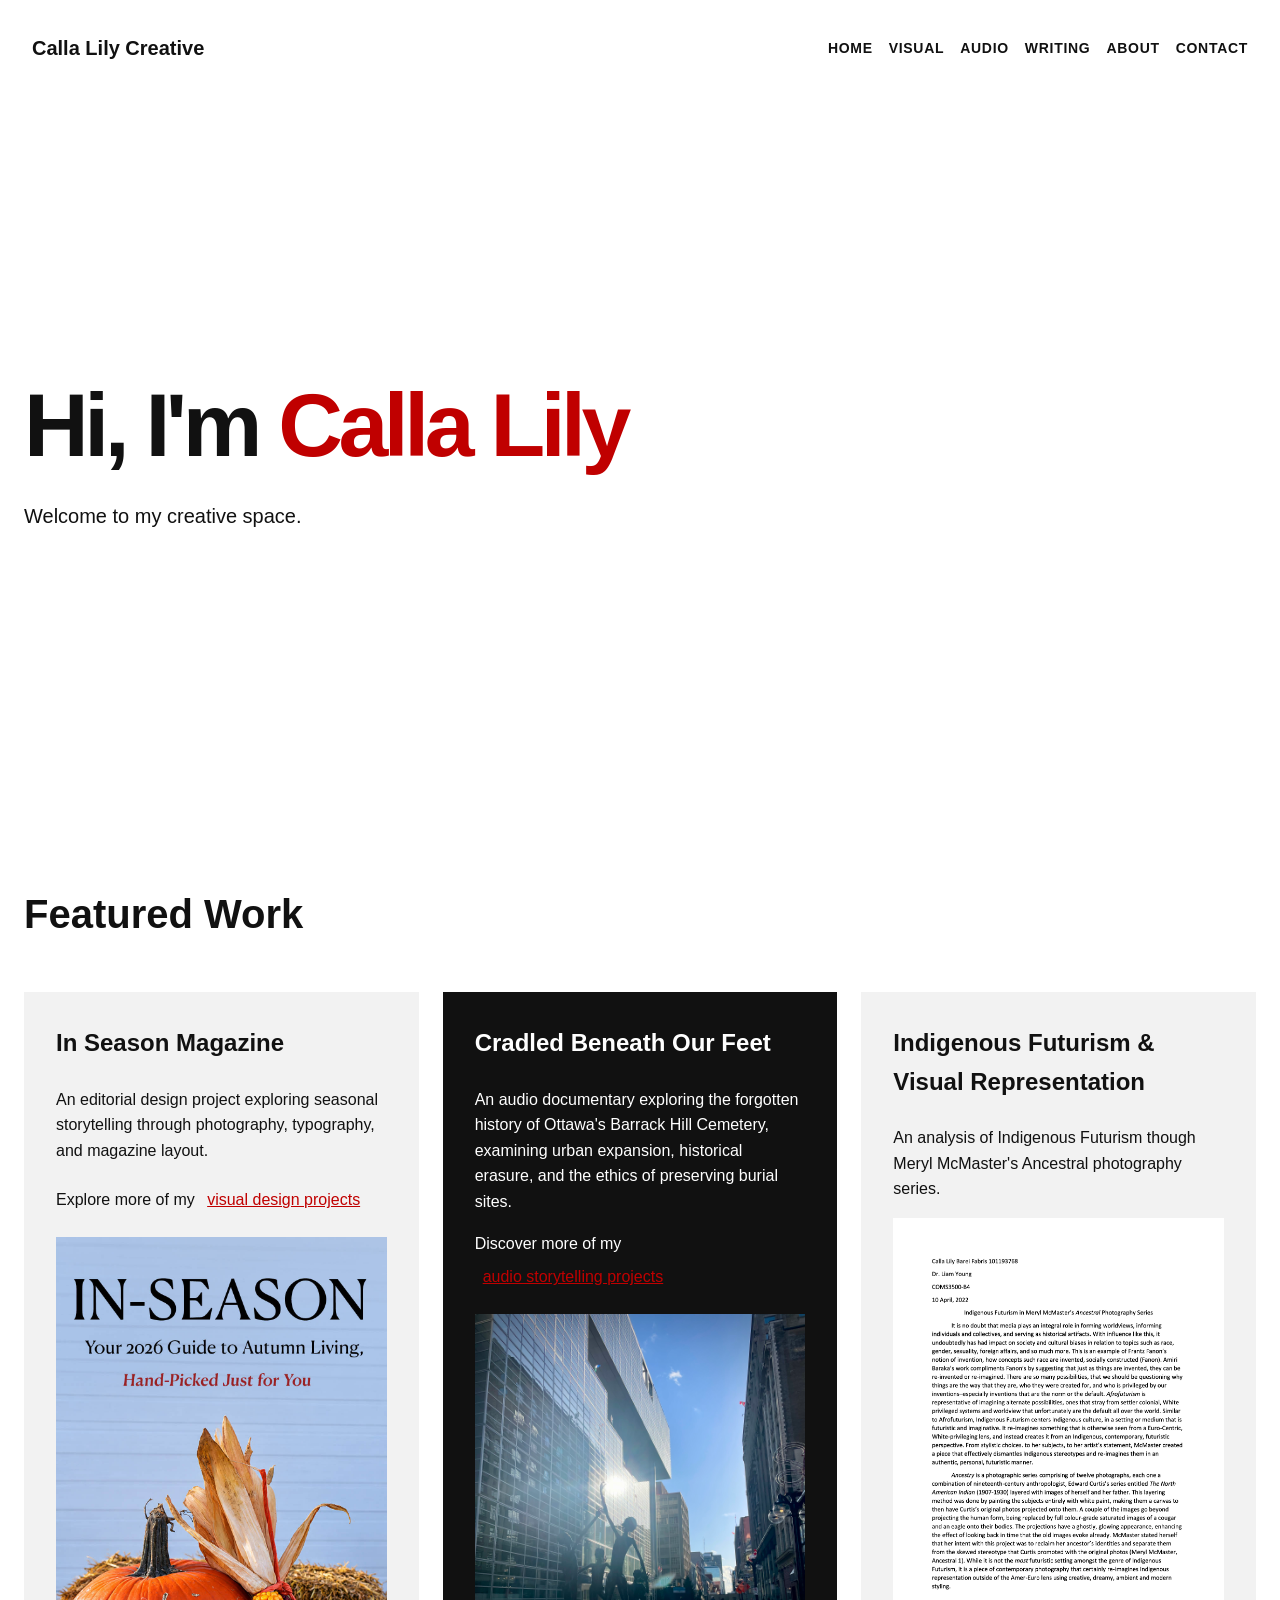
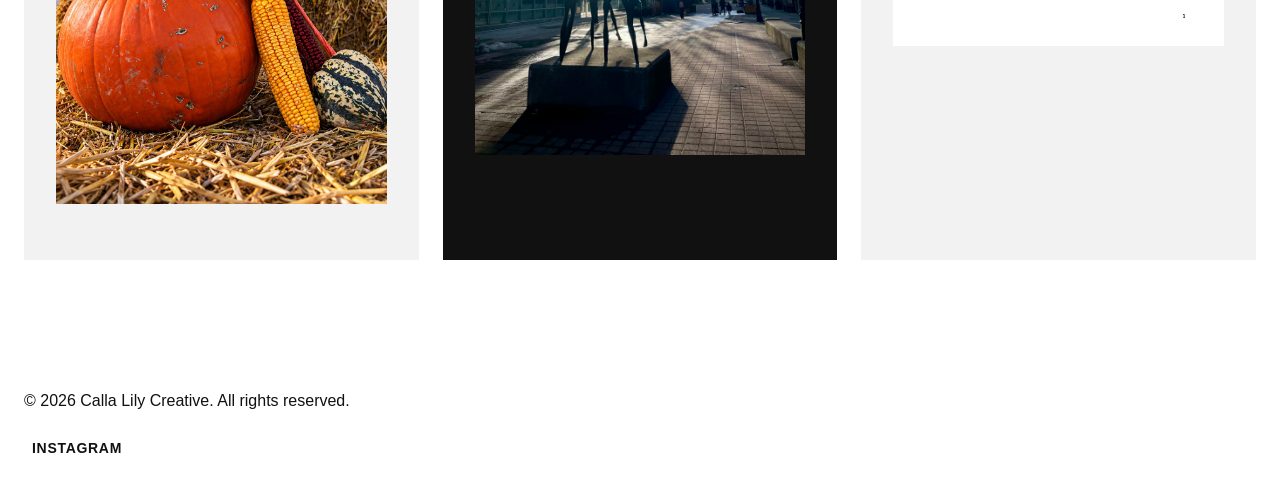
<file: index.html>
<!DOCTYPE html>
<html lang="en">
<head>
    <meta charset="UTF-8">
    <meta name="viewport" content="width=device-width, initial-scale=1.0">
    <title>Calla Lily Creative</title>
    <meta name="description" content="Explore Calla Lily Creative, a portfolio featuring editorial design, audio projects, visual storytelling, and creative writing">
    <!-- Week 11 Open Graph metadata for social sharing -->
     <meta property="og:title" content="Calla Lily Creative | Portfolio">
     <meta property="og:description" content="Explore a creative portfolio featuring editorial design, audio projects, visual storytelling, and writing.">
     <meta property="og:image" content="https://callalilyb.github.io/Callalilycreative/images/og-preview.jpg">
     <meta property="og:url" content="https://callalilyb.github.io/Callalilycreative/">
     <meta property="og:type" content="website">

     <!-- note that og":image url is planned. It's not going to work until i get an image in here and name it og-preview.jpg. -->
    <link rel="stylesheet" href="css/styles.css">

    <!-- Added this line in between title and link to fix Lighthouse SEO issue: Document does not have a meta description. -->
    
    <style>
        a {
            display: inline-block;
            padding: 8px;
        }
    </style>

    <!-- Now i will write the structured data for w11 assignment -->
<script type="application/ld+json">
    {
        "@context": "https://schema.org",
        "@type": "ProfilePage",
        "name": "Calla Lily Creative",
        "description": "A creative portfolio featuring editorial design, audio projects, visual storytelling, and writing.",
        "url": "https://callalilyb.github.io/Callalilycreative/",
        "mainEntity": {
            "@type": "Person",
            "name": "Calla Lily",
            "url": "https://callalilyb.github.io/Callalilycreative/"
        }
    }
</script>

</head>
<body>

    <a href="#main-content" class="visually-hidden skip-link">Skip to main content</a>
    <!-- tested skip link in chrome. looks good.  -->
     <!-- nov. 16 updating skip link. .visually-hidden class hides the link visually, but doesn't remove it from keyboard navigation for screen readers. 
      .skip-link for styling when it is focused with the keyboard. -->

<header> 
<a href="index.html">Calla Lily Creative</a>

    <nav aria-label="Main navigation">
        <a href="index.html">Home</a>
        <a href="visual.html">Visual</a>
        <a href="audio.html">Audio</a>
        <a href="writing.html">Writing</a>
        <a href="about.html">About</a>
        <a href="contact.html">Contact</a>
    </nav>

<!-- here is my navigation bar -->

</header>

<main id="main-content">

    <!-- This is a skip link. the href will point to the element with matching id.  -->
    <section class="hero" aria-labelledby="welcome-heading">
       
        <h1 id="welcome-heading">Hi, I'm <span class="accent">Calla Lily</span></h1>
        <!-- added a span here to highlight my name with the accent colour -->
        <p>Welcome to my creative space.</p>

        <!-- this is my large hero banner with welcome text. -->
    
    </section>

    <section class="featured" aria-labelledby="featured-heading">
        <h2 id="featured-heading">Featured Work</h2>
        <article>
            <h3>In Season Magazine</h3>
            <p>An editorial design project exploring seasonal storytelling through photography, typography, and magazine layout.</p>
            <p>Explore more of my <a href="visual.html">visual design projects</a></p>
            <img src="images/InSeasonCover.jpg"
        alt="Cover of In Season, a seasonal lifestyle magazine"
        width="1050"
        height="1800">
        </article>
        
        <article class="featured-highlight">
            <h3>Cradled Beneath Our Feet</h3>
            <p>An audio documentary exploring the forgotten history of Ottawa's Barrack Hill Cemetery, examining urban expansion, historical erasure, and the ethics of preserving burial sites.</p>
        <p>Discover more of my <a href="audio.html">audio storytelling projects</a></p>
            <img src="images/BarrackHill.jpeg"
        alt="Sunlit sculpture surrounded by buildings in downtown Ottawa, where old burial site used to be"
        width="1056"
        height="1408">
        </article>
        <article>
            <h3>Indigenous Futurism &amp; Visual Representation</h3>
            <p>An analysis of Indigenous Futurism though Meryl McMaster's Ancestral photography series.</p>
            <img src="images/IndigenousFuturismPic-1.jpg"
        alt="First page of an academic essay analyzing Indigenous Futurism in Meryl McMaster's Ancestral photography series"
        width="2550"
        height="3300">
        </article>
    </section>
    
    <!-- these are my featured project cards. they will have image and caption. -->

</main>
    
<footer>
    <p>&copy; 2026 Calla Lily Creative. All rights reserved.</p>
    <nav aria-label="Social media">
        <a href="#">Instagram</a>
    </nav>
</footer>


<!-- At this point I have run the code through html validator. No errors or warnings! -->

 
</body>
</html>
</file>
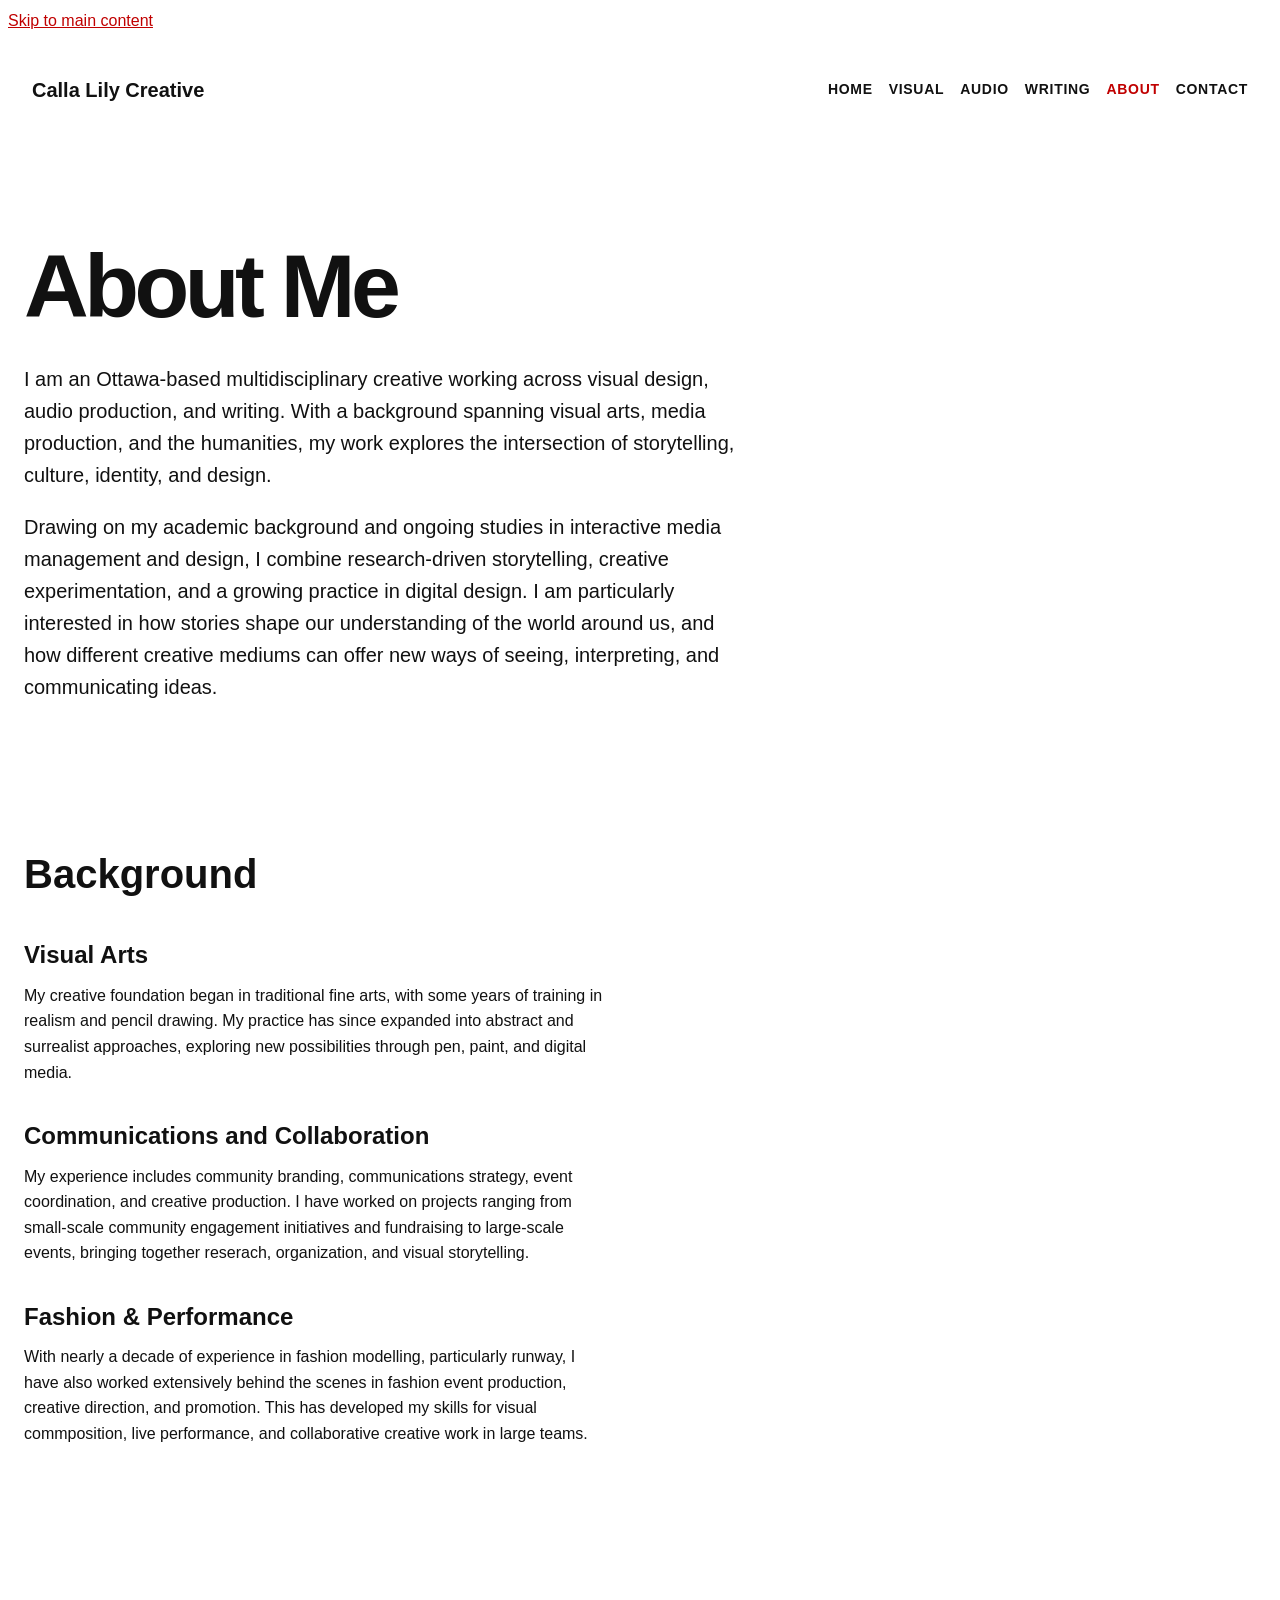
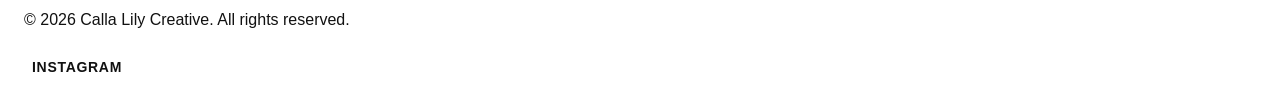
<file: about.html>
<!DOCTYPE html>
<html lang="en">
<head>
    <meta charset="UTF-8">
    <meta name="viewport" content="width=device-width, initial-scale=1.0">
    <title>About | Calla Lily Creative</title>
    <link rel="stylesheet" href="css/styles.css">

    <style>
        a {
            display: inline-block;
            padding: 8px;
        }
    </style>
</head>
<body>

    <a href="#main-content">Skip to main content</a>
    <!-- tested skip link in chrome. looks good.  -->

<header> 
<a href="index.html">Calla Lily Creative</a>

    <nav aria-label="Main navigation">
        <a href="index.html">Home</a>
        <a href="visual.html">Visual</a>
        <a href="audio.html">Audio</a>
        <a href="writing.html">Writing</a>
        <a href="about.html" aria-current="page">About</a>
        <a href="contact.html">Contact</a>
    </nav>



</header>

<main id="main-content">

   <section class="page-intro" aria-labelledby="about-heading">
    <h1 id="about-heading">About Me</h1>
    <p>I am an Ottawa-based multidisciplinary creative working across visual design, audio production, and writing. With a background spanning visual arts, media production, and the humanities, my work explores the intersection of storytelling, culture, identity, and design.</p>
    <p>Drawing on my academic background and ongoing studies in interactive media management and design, I combine research-driven storytelling, creative experimentation, and a growing practice in digital design. I am particularly interested in how stories shape our understanding of the world around us, and how different creative mediums can offer new ways of seeing, interpreting, and communicating ideas.</p>
    </section>

    <section class="about-background" aria-labelledby="background-heading">
        <h2 id="background-heading">Background</h2>
        <h3>Visual Arts</h3>
        <p>My creative foundation began in traditional fine arts, with some years of training in realism and pencil drawing. My practice has since expanded into abstract and surrealist approaches, exploring new possibilities through pen, paint, and digital media.</p>
        <h3>Communications and Collaboration</h3>
        <p>My experience includes community branding, communications strategy, event coordination, and creative production. I have worked on projects ranging from small-scale community engagement initiatives and fundraising to large-scale events, bringing together reserach, organization, and visual storytelling.</p>
        <h3>Fashion &amp; Performance</h3>
        <p>With nearly a decade of experience in fashion modelling, particularly runway, I have also worked extensively behind the scenes in fashion event production, creative direction, and promotion. This has developed my skills for visual commposition, live performance, and collaborative creative work in large teams.</p>
    </section>
</main>

<footer>
    <p>&copy; 2026 Calla Lily Creative. All rights reserved.</p>
    <nav aria-label="Social media">
        <a href="#">Instagram</a>
    </nav>
</footer>


<!-- At this point I have run the code through html validator. No errors or warnings! -->

 
</body>
</html>
</file>
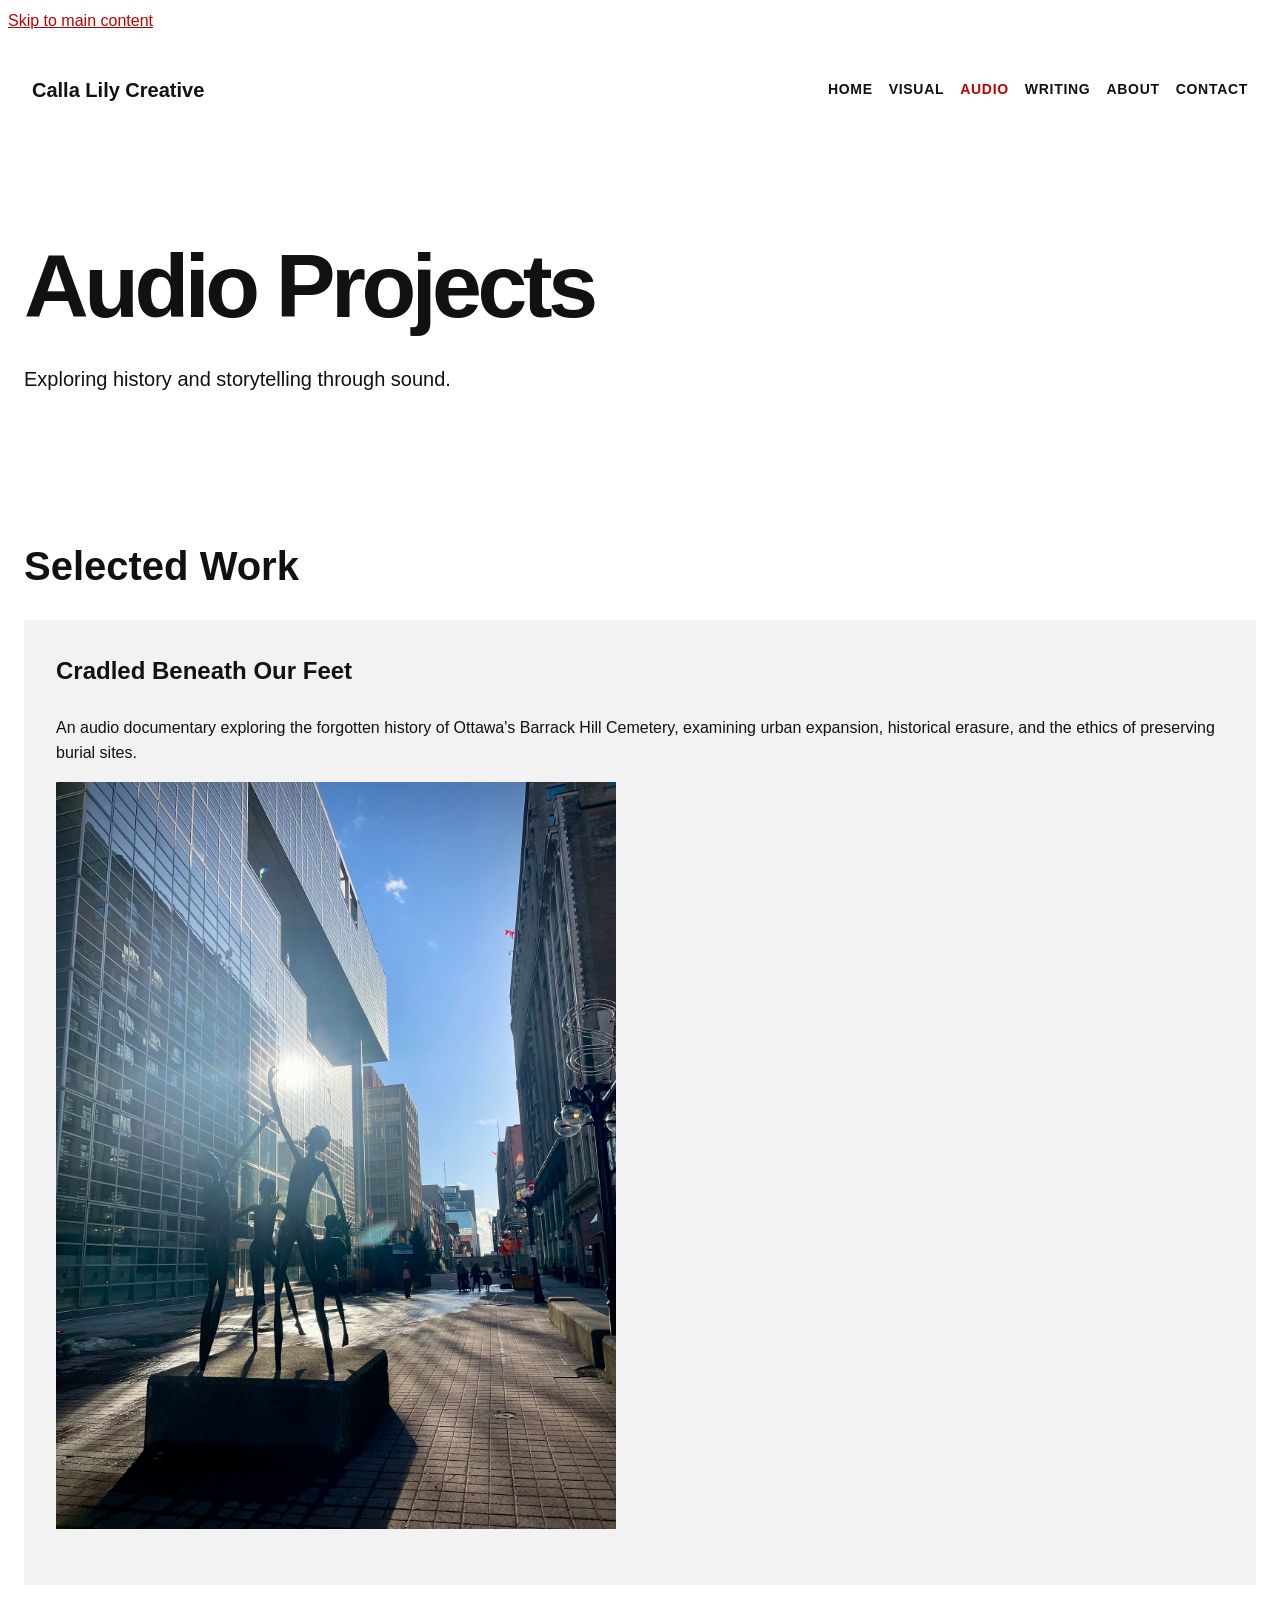
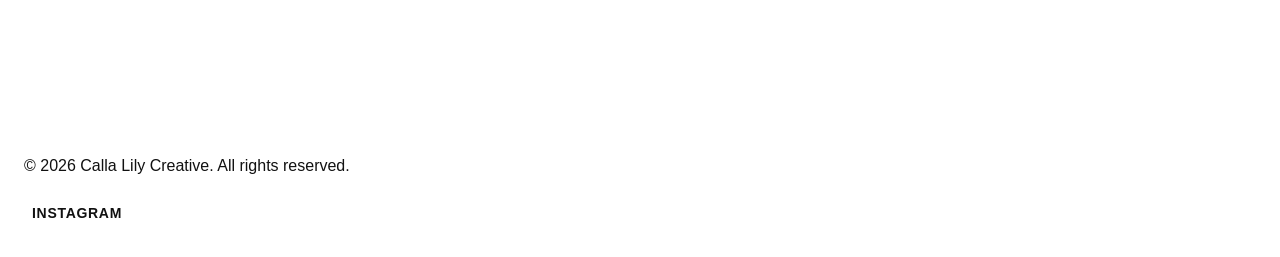
<file: audio.html>
<!DOCTYPE html>
<html lang="en">
<head>
    <meta charset="UTF-8">
    <meta name="viewport" content="width=device-width, initial-scale=1.0">
    <title>Audio Projects | Calla Lily Creative</title>
    <meta name="description" content="Discover Cradled Beneath Our Feet, an audio documentary exploring Ottawa's Barrack Hill Cemetery, urban development, historical erasure, and memory.">
    <link rel="canonical" href="https://callalilyb.github.io/Callalilycreative/audio.html">
    <link rel="stylesheet" href="css/styles.css">

    <style>
        a {
            display: inline-block;
            padding: 8px;
        }
    </style>
</head>
<body>

    <a href="#main-content">Skip to main content</a>
    <!-- tested skip link in chrome. looks good.  -->

<header> 
<a href="index.html">Calla Lily Creative</a>

    <nav aria-label="Main navigation">
        <a href="index.html">Home</a>
        <a href="visual.html">Visual</a>
        <a href="audio.html" aria-current="page">Audio</a>
        <a href="writing.html">Writing</a>
        <a href="about.html">About</a>
        <a href="contact.html">Contact</a>
    </nav>

<!-- here is my navigation bar -->

</header>

<main id="main-content">

   <section class="page-intro" aria-labelledby="audio-heading">
    <h1 id="audio-heading">Audio Projects</h1>
    <p>Exploring history and storytelling through sound.</p>
   </section>

   <section class="portfolio-work" aria-labelledby="work-heading">
    <h2 id="work-heading">Selected Work</h2>

    <article class="project">
        <h3>Cradled Beneath Our Feet</h3>
        <p>An audio documentary exploring the forgotten history of Ottawa's Barrack Hill Cemetery, examining urban expansion, historical erasure, and the ethics of preserving burial sites.</p>
       <img src="images/BarrackHill.jpeg"
     alt="Sunlit sculpture surrounded by buildings in downtown Ottawa, where an old burial site used to be"
     width="1056"
     height="1408">
    </article>
   </section>
    
   </main>

<footer>
    <p>&copy; 2026 Calla Lily Creative. All rights reserved.</p>
    <nav aria-label="Social media">
        <a href="#">Instagram</a>
    </nav>
</footer>


<!-- At this point I have run the code through html validator. No errors or warnings! -->

 
</body>
</html>
</file>
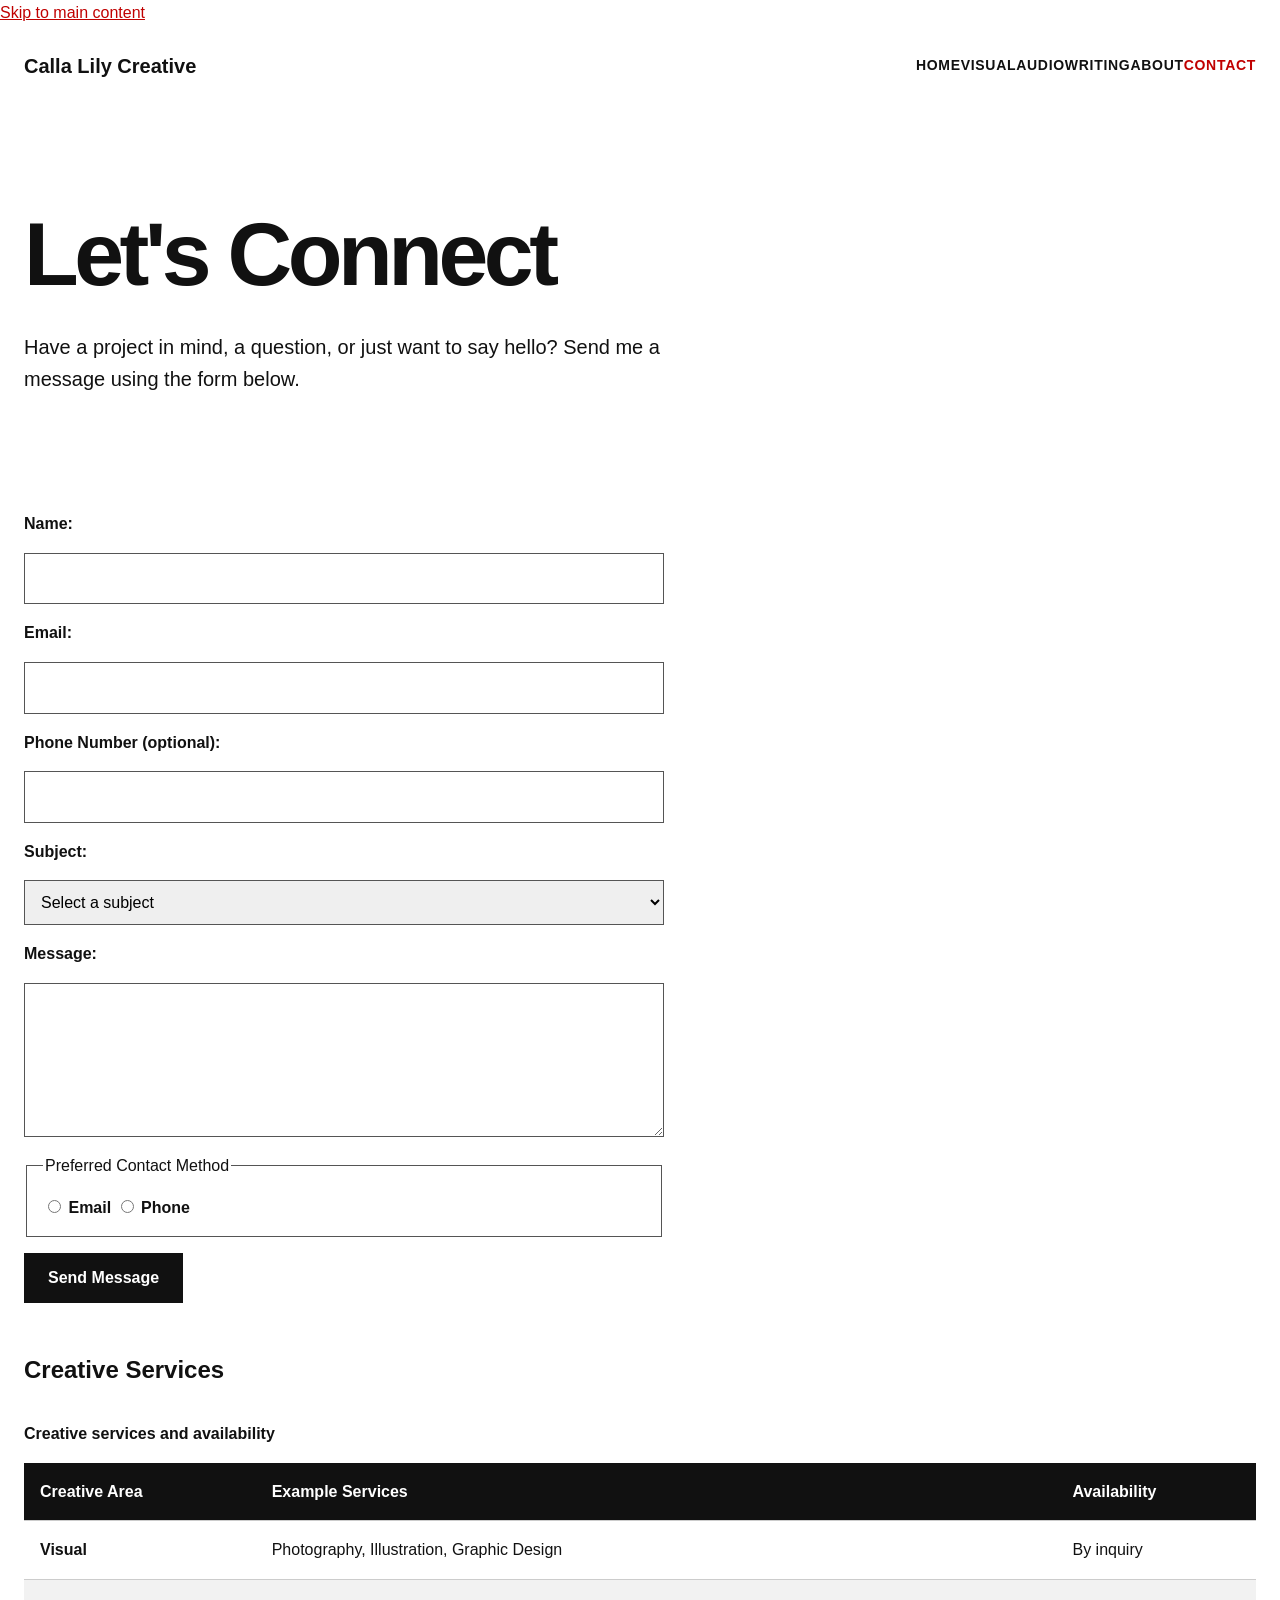
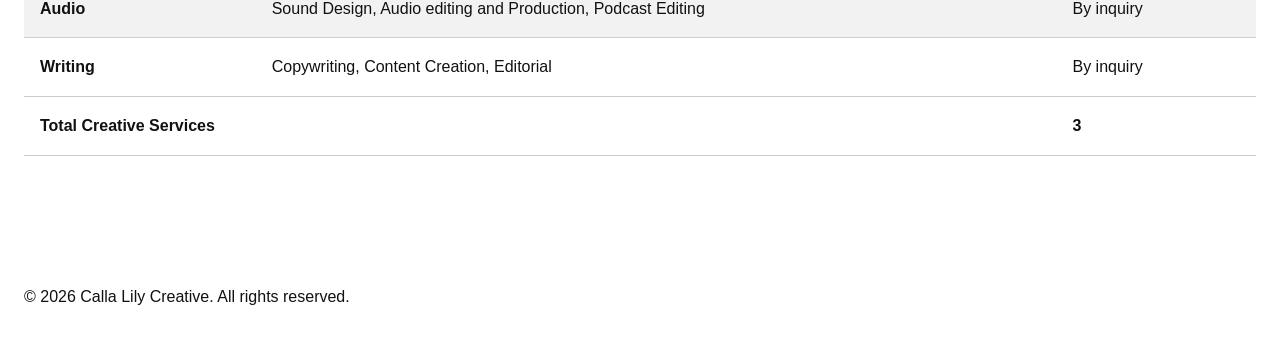
<file: contact.html>
<!DOCTYPE html>
<html lang="en">
<head>
    <meta charset="UTF-8">
    <meta name="viewport" content="width=device-width, initial-scale=1.0">
    <title>Contact | Calla Lily Creative</title>
    <link rel="stylesheet" href="css/styles.css">
</head>
<body>

<a class="skip-link" href="#main-content">Skip to main content</a>

    <header>
        <a href="index.html">Calla Lily Creative</a>

        <nav aria-label="Main navigation">
            <a href="index.html">Home</a>
            <a href="visual.html">Visual</a>
            <a href="audio.html">Audio</a>
            <a href="writing.html">Writing</a>
            <a href="about.html">About</a>
            <a href="contact.html" aria-current="page">Contact</a>
        </nav>
    </header>

    <main id="main-content">
        <section class="page-intro" aria-labelledby="contact-heading">
            <h1 id="contact-heading">Let's Connect</h1>
            <p>Have a project in mind, a question, or just want to say hello? Send me a message using the form below.</p>
        </section>
    <form method="post">

   <label for="name">Name:</label>
    <input type="text" id="name" name="name" required>
    <label for="email">Email:</label>
    <input type="email" id="email" name="email" required>
    <label for="phone">Phone Number (optional):</label>
    <input type="tel" id="phone" name="phone">

    <label for="subject">Subject:</label>
    <select id="subject" name="subject" required>
        <option value="">Select a subject</option>
        <option value="project">Project Inquiry</option>
        <option value="question">Question</option>
        <option value="feedback">Feedback</option>
        <option value="other">Other</option>
    </select>

    <label for="message">Message:</label>
    <textarea id="message" name="message" rows="5" required></textarea>

    <fieldset>
        <legend>Preferred Contact Method</legend>
       
        <input type="radio" id="contact-email" name="contact-method" value="email">
        <label for="contact-email">Email</label>
        <input type="radio" id="contact-phone" name="contact-method" value="phone">
        <label for="contact-phone">Phone</label>
    </fieldset>
    <button type="submit">Send Message</button>
   
</form>

<h2>Creative Services</h2>

<table>
    <caption>Creative services and availability</caption>

    <thead>
        <tr>
            <th scope="col">Creative Area</th>
            <th scope="col">Example Services</th>
            <th scope="col">Availability</th>
        </tr>
    </thead>

    <tbody>
        <tr>
            <th scope="row">Visual</th>
            <td>Photography, Illustration, Graphic Design</td>
            <td>By inquiry</td>
        </tr>
        <tr>
            <th scope="row">Audio</th>

            <td>Sound Design, Audio editing and Production, Podcast Editing</td>
            <td>By inquiry</td>
        </tr>
        <tr>
            <th scope="row">Writing</th>
            <td>Copywriting, Content Creation, Editorial</td>
            <td>By inquiry</td>
        </tr>
    </tbody>

    <tfoot>
        <tr>
            <th scope="row" colspan="2">Total Creative Services</th>
            <td>3</td>
        </tr>
    </tfoot>
</table>

    </main>

    <!-- emmett suggested this 5-row message field, but I like it so it can stay. -->

    <footer>
        <p>&copy; 2026 Calla Lily Creative. All rights reserved.</p>
    </footer>

</body>
</html>

<!-- Nov. 3 html check on w3c.org.
 all good! no errors or warnings. -->
</file>
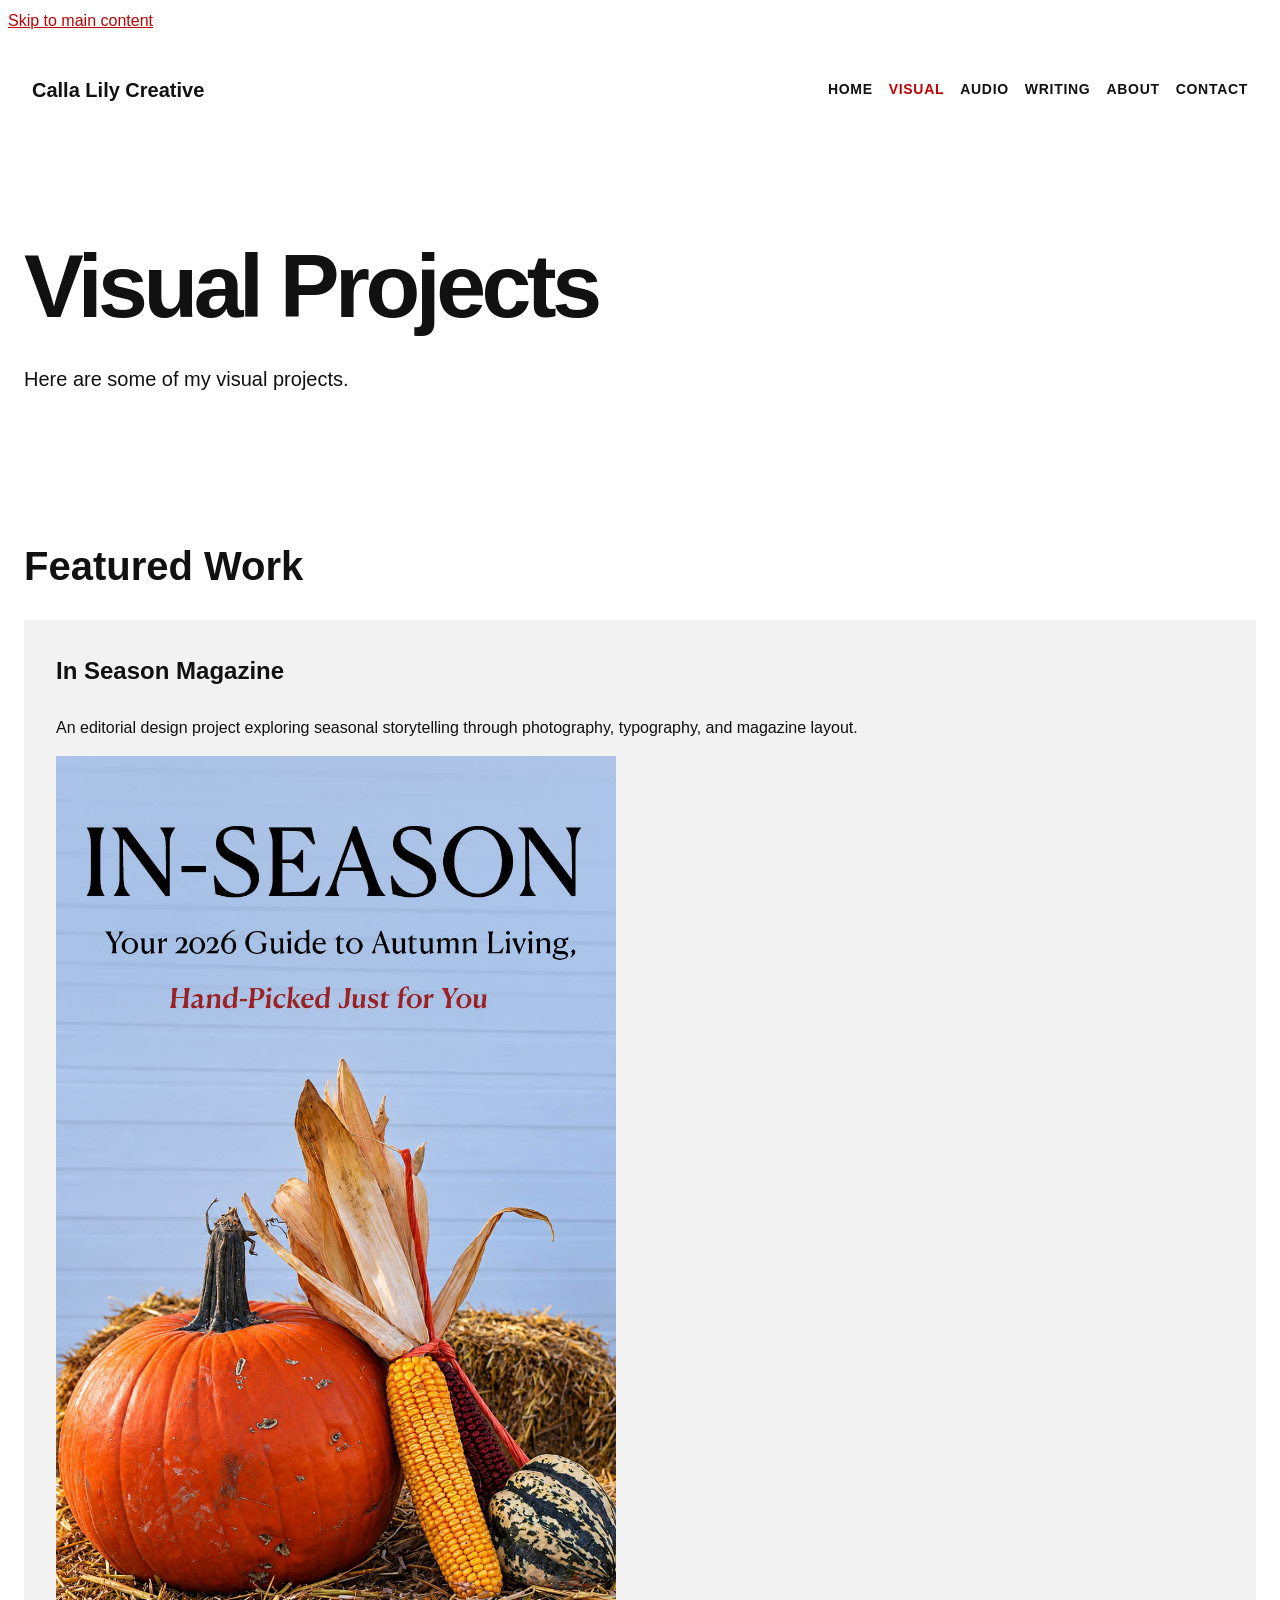
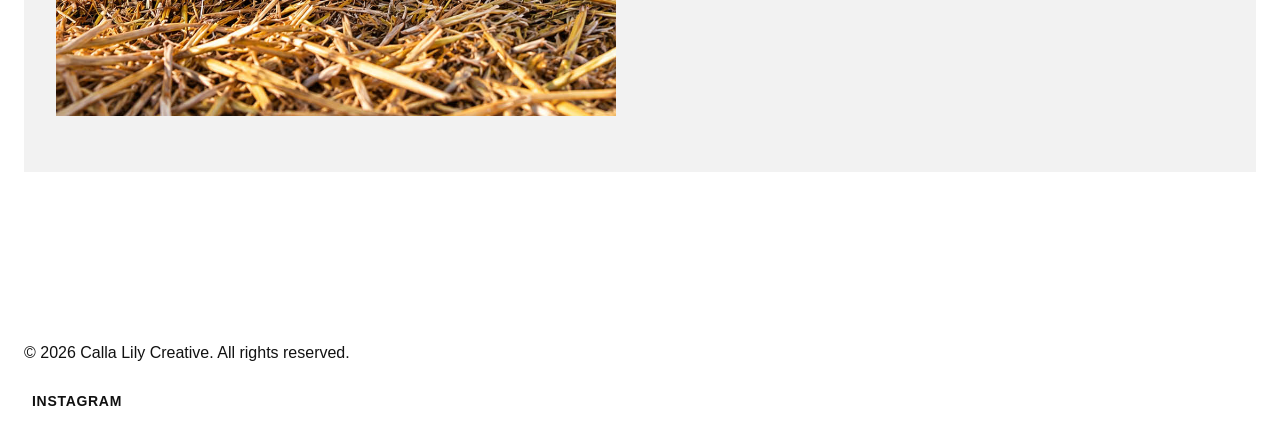
<file: visual.html>
<!DOCTYPE html>
<html lang="en">
<head>
    <meta charset="UTF-8">
    <meta name="viewport" content="width=device-width, initial-scale=1.0">
    <title>Visual Projects | Calla Lily Creative</title>
    <meta name="description" content="Explore visual design projects by Calla Lily Creative, including In Season magazine, an editorial exploration of seasonal storytelling, photography, and layout.">
    <link rel="canonical" href="https://callalilyb.github.io/Callalilycreative/visual.html">
    <link rel="stylesheet" href="css/styles.css">

    <style>
        a {
            display: inline-block;
            padding: 8px;
        }
    </style>
</head>
<body>

    <a href="#main-content">Skip to main content</a>
    <!-- tested skip link in chrome. looks good.  -->

<header> 
<a href="index.html">Calla Lily Creative</a>

    <nav aria-label="Main navigation">
        <a href="index.html">Home</a>
        <a href="visual.html" aria-current="page">Visual</a>
        <a href="audio.html">Audio</a>
        <a href="writing.html">Writing</a>
        <a href="about.html">About</a>
        <a href="contact.html">Contact</a>
    </nav>

<!-- here is my navigation bar -->

</header>

<main id="main-content">

   
    <section class="page-intro" aria-labelledby="welcome-heading">
       
        <h1 id="welcome-heading">Visual Projects</h1>
     
        <p>Here are some of my visual projects.</p>

      
    
    </section>

    <section class="portfolio-work" aria-labelledby="featured-heading">
        <h2 id="featured-heading">Featured Work</h2>
        <article class="project">
            <h3>In Season Magazine</h3>
            <p>An editorial design project exploring seasonal storytelling through photography, typography, and magazine layout.</p>
     <img src="images/InSeasonCover.jpg"
        alt="Cover of In Season, a seasonal lifestyle magazine"
        width="1050"
        height="1800">
        </article>
    </section>

    </main>
    
<footer>
    <p>&copy; 2026 Calla Lily Creative. All rights reserved.</p>
    <nav aria-label="Social media">
        <a href="#">Instagram</a>
    </nav>
</footer>


<!-- At this point I have run the code through html validator. No errors or warnings! -->

 
</body>
</html>
</file>
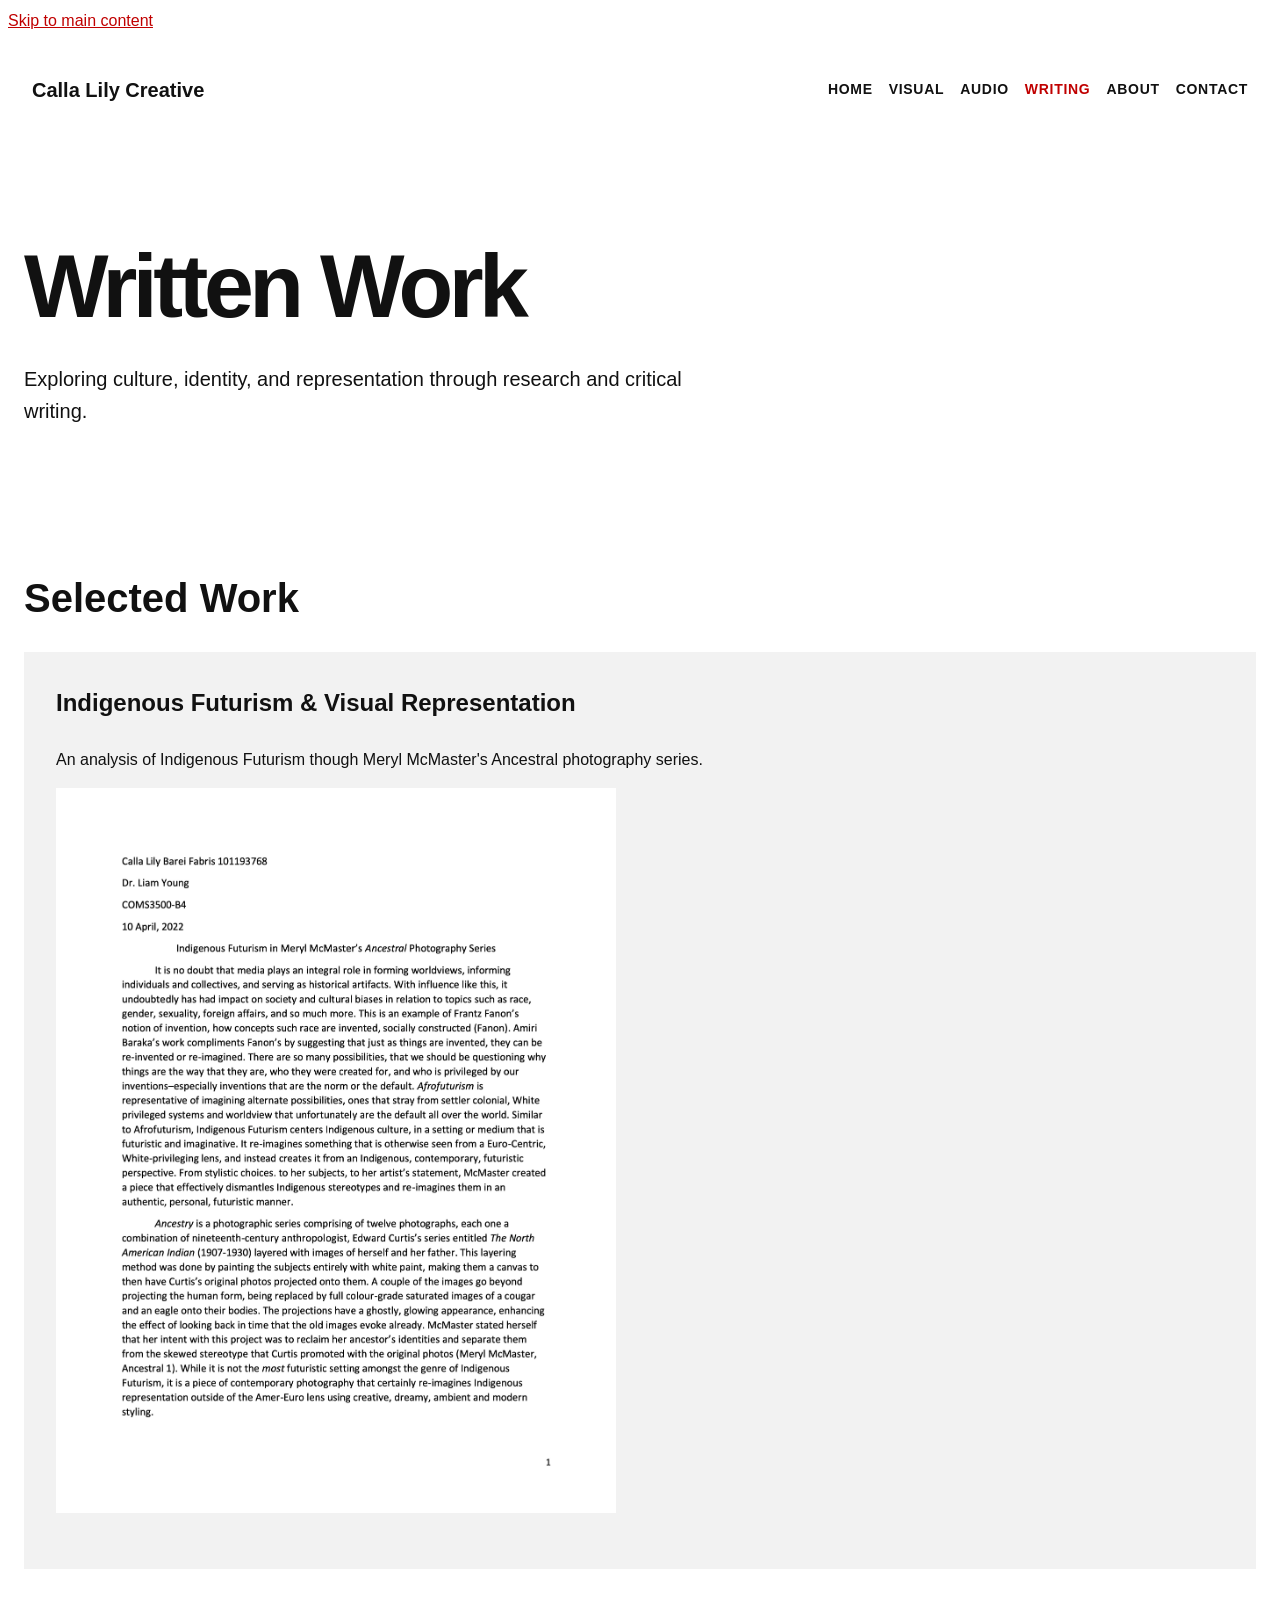
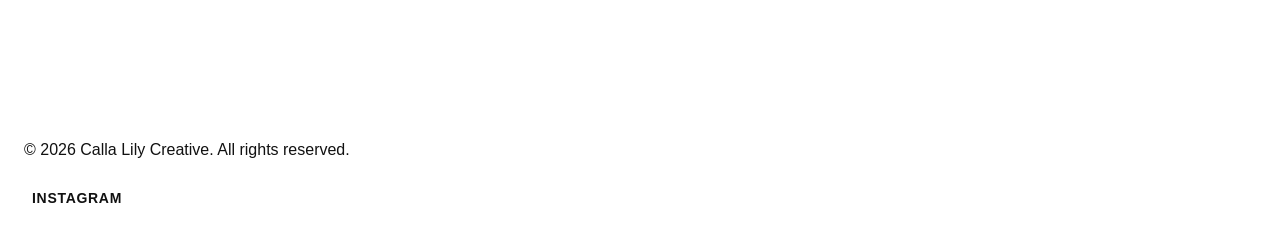
<file: writing.html>
<!DOCTYPE html>
<html lang="en">
<head>
    <meta charset="UTF-8">
    <meta name="viewport" content="width=device-width, initial-scale=1.0">
    <title>Written Work | Calla Lily Creative</title>
    <link rel="stylesheet" href="css/styles.css">

    <style>
        a {
            display: inline-block;
            padding: 8px;
        }
    </style>
</head>
<body>

    <a href="#main-content">Skip to main content</a>
    <!-- tested skip link in chrome. looks good.  -->

<header> 
<a href="index.html">Calla Lily Creative</a>

    <nav aria-label="Main navigation">
        <a href="index.html">Home</a>
        <a href="visual.html">Visual</a>
        <a href="audio.html">Audio</a>
        <a href="writing.html" aria-current="page">Writing</a>
        <a href="about.html">About</a>
        <a href="contact.html">Contact</a>
    </nav>

<!-- here is my navigation bar -->

</header>

<main id="main-content">

   <section class="page-intro" aria-labelledby="writing-heading">
    <h1 id="writing-heading">Written Work</h1>
    <p>Exploring culture, identity, and representation through research and critical writing.</p>
    </section>

    <section class="portfolio-work" aria-labelledby="work-heading">
        <h2 id="work-heading">Selected Work</h2>

        <article class="project">
            <h3>Indigenous Futurism &amp; Visual Representation</h3>
            <p>An analysis of Indigenous Futurism though Meryl McMaster's Ancestral photography series.</p>
            <img src="images/IndigenousFuturismPic-1.jpg"
            alt="First page of an academic essay analyzing Indigenous Futurism in Meryl McMaster's Ancestral photography series"
            width="2550"
            height="3300">
        </article>
   
    </section>
   
</main>

<footer>
    <p>&copy; 2026 Calla Lily Creative. All rights reserved.</p>
    <nav aria-label="Social media">
        <a href="#">Instagram</a>
    </nav>
</footer>


<!-- At this point I have run the code through html validator. No errors or warnings! -->

 
</body>
</html>
</file>
<file: css/styles.css>
/* Global box sizing */
* {
    box-sizing: border-box;
}

/* Typography and page styles */
body {
    margin: 0;
    font-family: Helvetica, Arial, sans-serif;
    font-size: var(--font-body);
    line-height: 1.6;
}

/* 1 rem font size is relative, required for mid term assi. */

/* ===Colour Palette==== */

/* W11: replacing old root section with a new custom-property system */
:root {
   --color-background: #FFFFFF;
   --color-surface: #F2F2F2;
   --color-text: #111111;
   --color-muted: #555555;
   --color-accent: #C00000;
   --color-border: #CCCCCC;
   /* spacing scale */
   --space-xs: 0.75rem;
   --space-sm: 1rem;
   --space-md: 1.5rem;
   --space-lg: 2rem;
   --space-xl: 3rem;

   /* typography */
   --font-body: 1rem;
   --font-small: 0.875rem;
   --font-medium: 1.25rem;
   --font-heading: 1.5rem;
   --font-section: 2.5rem;
   --font-weight-semibold: 600;

   /* the colours here are labelled according to their purpose instead of appearance. This enables the code to be read in light and dark mode on devices without changing its actual property name. */
}

/* note there's SIX digits in the color-text lol */

/* Week 10 Accessible keyboard focus */
/* Give all interactive elements a visible focus indicator */

:focus-visible {
  outline: 0.1875rem solid var(--color-text);
  outline-offset: 0.25rem;
}

/* Week 10 visually hidden accessible content */
.visually-hidden {
  position: absolute;
  width: 1px;
  height: 1px;
  padding: 0;
  margin: -1px;
  overflow: hidden;
  clip: rect(0, 0, 0, 0);
  white-space: nowrap;
  border: 0;
}

/* reveal skip link when focused with keyboard */
.skip-link:focus-visible {
  position: fixed;
  top: var(--space-sm);
  width: auto;
  height: auto;
  padding: var(--space-xs) var(--space-sm);
  margin: 0;
  overflow: visible;
  clip: auto;
  white-space: normal;
  background-color: var(--color-background);
  color: var(--color-text);
  outline: 0.1875rem solid var(--color-text);
  outline-offset: 0.25rem;
  z-index: 1000;
}

/* z-index controls stacking order of overlapping elements. it helps kkeep important elements such as skip links visible.  */

/* use a contrasting outline for dark backgrounds */
form button:focus-visible {
  outline-color: var(--color-accent);
}

/* there are more specific rules further down here which can override the universal rule. indicators should remain visible though. */

body {
    background-color: var(--color-background);
    color: var(--color-text);
}

/* I told chatgpt that I want this website to scroll very smoothly to have an editorial look. It suggested this SCROLL-BEHABIOR:SMOOTH. So that's where I learned it, for full transparency. */
/* smooth scrolling */
html {
    scroll-behavior: smooth;
}

/* using Emmett suggestions as well. */


/* layout for the main page */
body {
    min-height: 100vh;
    display: grid;
    grid-template-rows: auto 1fr auto;
    grid-template-columns: minmax(0, 1fr);
}

/* wide page spacing */
/* grid requirement for css midterm */
header,
main,
footer {
    width: 100%;
    min-width: 0;
    padding: var(--space-md);
}

/* padding edited, value replaced with week 11 custom properties. */

/* styling header and navigation */

header {
    display: flex;
    flex-wrap: wrap;
    justify-content: space-between;
    align-items: center;
    gap: var(--space-md);
}

header > a {
    color: var(--color-text);
    font-size: var(--font-medium);
    font-weight: 700;
    text-decoration: none;
}

nav {
  display: flex;
  flex-wrap: wrap;
  gap: var(space-md);

  & a {
    color: var(--color-text);
    text-decoration: none;
    font-size: var(--font-small);
    font-weight: var(--font-weight-semibold);
    text-transform: uppercase;
    letter-spacing: 0.05em;

    &:hover {
      color: var(--color-accent);
    }

    &:focus-visible {
      outline: 2px solid var(--color-accent);
      outline-offset: 4px;
    }

    &[aria-current="page"] {
      color: var(--color-accent);
    }
  }
}

    &:focus-visible {
      outline: 2px solid var(--color-accent);
      outline-offset: 4px;
    }

    &[aria-current="page"] {
      color: var(--color-accent)
    }

 header > a:focus-visible {
    outline: 2px solid var(--color-accent);
    outline-offset: 4px;
 }

 /* using emmet a lot here for header styling and nav. */

 /* creating a large hero section */

 .hero {
    min-height: 75vh;
    display: flex;
    flex-direction: column;
    justify-content: center;
    padding: var(--space-xl) 0;
 }

 .hero h1 {
    font-size: clamp(2.5rem, 7vw, 8rem);
    line-height: 0.95;
    letter-spacing: -0.05em;
    margin: 0 0 var(--space-lg);
    max-width: 20ch;
 }

 .hero p {
    font-size: var(--font-medium);
    max-width: 35rem;
    margin: 0;
 }

 /* using clamp() so thaat it scales smoothly between viewports 
 using max-width to keep the text from spilling too wide. */

 /* styling my name with the accent colour */
 .accent {
    color: var(--color-accent);
 }

 /* featured work section */

 .featured {
    padding: calc(var(--space-lg) * 2) 0;
    /* this gives original 4rem spacing while still using established spacing scale. */
 }

 .featured h2 {
    font-size: var(--font-section);
    line-height: 1.1;
    margin-bottom: var(--space-lg);
 }

 .featured article {
    --card-background: var(--color-surface);
    --card-text: var(--color-text);
    background-color: var(--card-background);
    color: var(--card-text);
    padding: var(--space-lg);
    margin-bottom: var(--space-md)
 }

 .featured article.featured-highlight {
  --card-background: var(--color-text);
  --card-text: var(--color-background);
 }

 /* I did use chatgpt to figure out how to write out this attribute! */
 /* here, only the variable is changed, and the original component rule alters the styling automatically */



 .featured h3 {
    font-size: var(--font-heading);
    margin-top: 0;
 }

 /* responsive layout and media queries */

 @media (min-width: 48rem) {
    .featured {
        display: grid;
        grid-template-columns: repeat(3, minmax(0, 1fr));
        gap: var(--space-md);
    }
 }

 .featured h2 {
    grid-column: 1/-1;
 }

 .featured article {
    margin-bottom: 0;
 }

 /* responsive images */
 img {
    display: block;
    max-width: 100%;
    height: auto;
 }

 /* featured project images */
 .featured article img {
    width: 100%;
    height: auto;
    margin-bottom: var(--space-md);
 }

 /* nov. 3rd i've added card image for project 01. 02 and 03 not done yet. */

 /* Nov. 4th. I am working on adding more pages and styling them.  */


 /* Nov. 5th I am working on making all the interior pages have consistent styling. */

 /* Interior page introductions. */

 .page-intro {
   padding: calc(var(--space-lg) + var(--space-xl)) 0
            var(--space-xl);
 }

 .page-intro h1 {
   font-size: clamp(2.5rem, 7vw, 6rem);
   line-height: 1;
   letter-spacing: -0.05em;
   margin: 0 0 var(--space-lg);
 }

 .page-intro p{
   font-size: var(--font-medium);
   max-width: 45rem;
 }

 /* clamp() for responsive font sizing */

 /* styling project cards in Portfolio project sections */

 .portfolio-work {
   padding: var(--space-xl) 0
            calc(var(--space-lg) + var(--space-xl));
 }

 .portfolio-work h2 {
   font-size: var(--font-section);
   line-height: 1.1;
   margin-bottom: var(--space-lg);
 }

 .project {
   background-color: var(--color-surface);
   padding: var(--space-lg);
   margin-bottom: var(--space-md);
 }

 .project h3 {
   font-size: var(--font-heading);
   margin-top: 0;
 }

 .project img {
   width: 100%;
   max-width: 35rem;
   height:auto;
margin-bottom: var(--space-md);
 }


 /* /* Styling Contact page. */
 /* Creading separation between each section. */
 /* for this part I had chatgpt make me a list of each property to style. */

 .about-background {
   padding: var(--space-xl) 0
            calc(var(--space-lg) + var(--space-xl));
   max-width: 55rem;
 }

 .about-background h2 {
   font-size: var(--font-section);
   line-height: 1.1;
   margin-bottom: 2.5rem;
 }

 .about-background h3 {
   font-size: var(--font-heading);
   margin: var(--space-lg) 0 0.5rem;
 }

 .about-background p {
   max-width: 65ch;
   margin-top: 0;
 }
 
 /* Styling the Contact page */
 /* form */

 form {
   display: flex;
   flex-direction: column;
   gap: var(--space-sm);
   max-width: 40rem;
   margin: var(--space-xl) 0;
 }

 form label {
   font-weight: var(--font-weight-semibold);
 }

 form input:not([type="radio"]),
 form select,
 form textarea {
   width: 100%;
   padding: var(--space-xs);
   border: 1px solid var(--color-muted);
   border-radius: 0;
   font: inherit;
 }

 form fieldset {
   border: 1px solid var(--color-muted);
   padding: var(--space-sm);
 }

 form button {
   align-self: flex-start;
   padding:  var(--space-xs) var(--space-md);
   background-color: var(--color-text);
   color: var(--color-background);
   border: none;
   font: inherit;
   font-weight: var(--font-weight-semibold);
   cursor: pointer;
 }

 form button:hover {
   background-color: var(--color-accent);
 }

 form button:focus-visible {
   outline: 2px solid var(--color-accent);
   outline-offset: 3px;
 }

 /* Styling 'creative service' table in the Contact page. */
 /* used chatgpt again to write me a list of properties to edit with css. */

 table {
   width: 100%;
   border-collapse: collapse;
   margin: var(--space-lg) 0 calc(var(--space-lg) * 2);
 }

 table caption {
   text-align: left;
   font-weight: var(--font-weight-semibold);
   margin-bottom: var(--space-sm);
 }

 table th, 
 table td {
   padding: var(--space-sm);
   text-align: left;
   border-bottom: 1px solid var(--color-border);
 }

 table thead {
   background-color: var(--color-text);
   color: var(--color-background);
 }

 table tbody tr:nth-child(even) {
   background-color: var(--color-surface);
 }

 table tfoot {
   font-weight: 700;
 }

 /* week 10 respect reduced motion preferences */
 @media (prefers-reduced-motion: reduce) {
  html {
    scroll-behavior: auto;
  }
 }

 /* Week 11 css: Automatic dark theme */
 /* Override colour tokens without duplicating component rules */
 /* here, the original root colours apply with light mode, but when dark mode is on, the variables inside this query override the original rule. The other css rules should stay the same. */

@media (prefers-color-scheme: dark) {
  :root {
    --color-background: #111111;
    --color-surface: #242424;
    --color-text: #FFFFFF;
    --color-muted: #CCCCCC;
    --color-accent: #FF6B6B;
    --color-border: #777777;
  }
}

/* Week 11 css. changing the link colours using custom properties.  */

a {
  color: var(--color-accent);
}

a:visited {
  color: var(--color-accent);
}

a:hover {
  text-decoration: underline;
}
</file>
